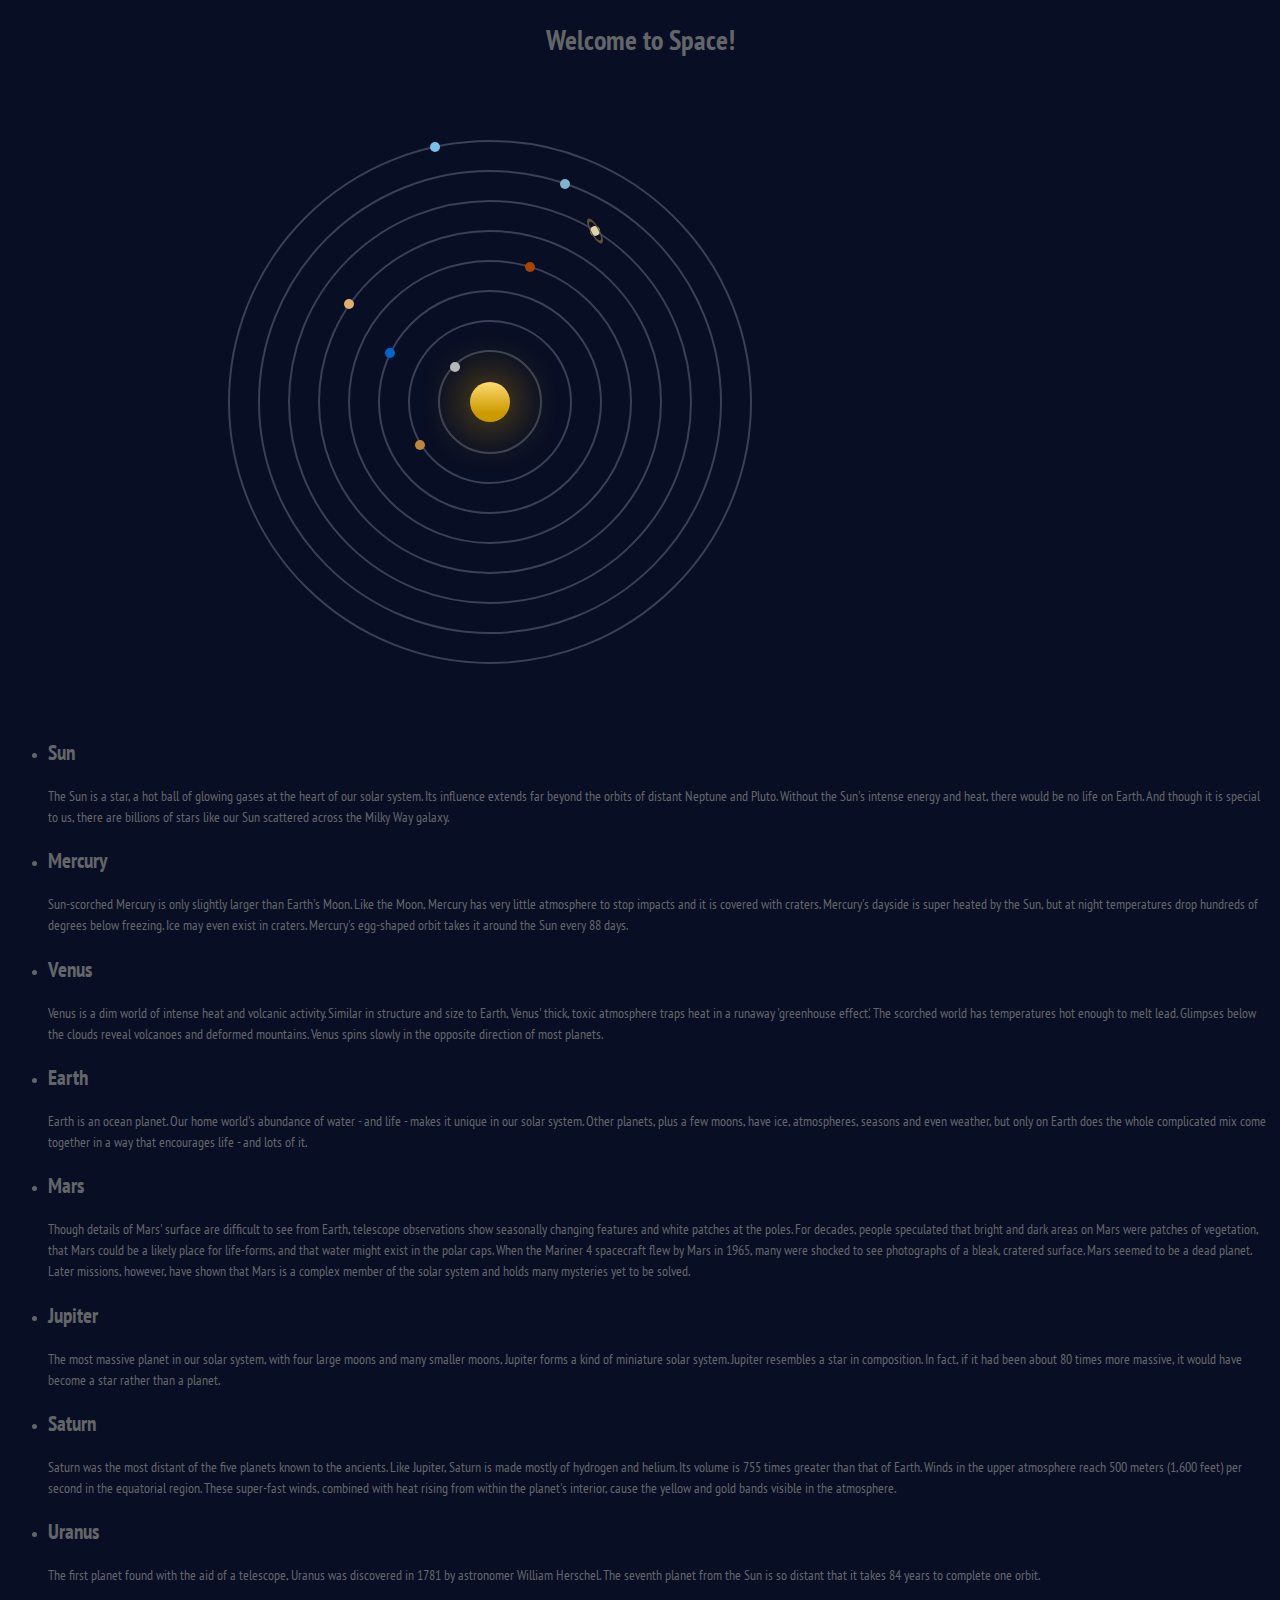
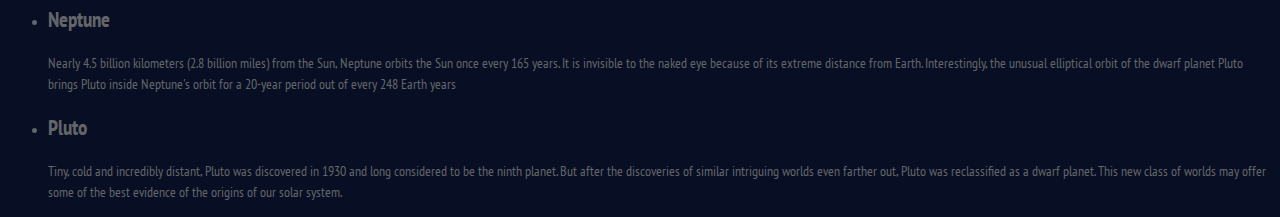
<file: index.html>
<!DOCTYPE html>
<html>
<head>
	<title>Solar System</title>
	<link rel="stylesheet" type="text/css" href="style.css">
	<h1>Welcome to Space!</h1>
	
</head>
<body a link="orange" vlink="orange">
<section class="clearfix">

	<ul class="solarsystem">
	  <li class="sun"><a href= "#sun"><span>Sun</span></a></li>
	  <li class="mercury"><a href="#Mercury"><span>Mercury</span></a></li>
	  <li class="venus"><a href="#venus"><span>Venus</span></a></li>
	  <li class="earth"><a href="#earth"><span>Earth</span></a></li>
	  <li class="mars"><a href="#mars"><span>Mars</span></a></li>
	  <li class="jupiter"><a href="#jupiter"><span>Jupiter</span></a></li>
	  <li class="saturn"><a href="#saturn"><span>Saturn &amp; <span class="ring">Ring</span></span></a></li>
	  <li class="uranus"><a href="#uranus"><span>Uranus</span></a></li>
	  <li class="neptune"><a href="#neptune"><span>Neptune</span></a></li>
	  
	</ul>
	
	<ul id="planets">
		<li>
		<h2 id="sun">Sun</h2>
		<p>The Sun is a star, a hot ball of glowing gases at the heart of our solar system. Its influence extends far beyond the orbits of distant Neptune and Pluto. Without the Sun's intense energy and heat, there would be no life on Earth. And though it is special to us, there are billions of stars like our Sun scattered across the Milky Way galaxy.</p>
		</li>
		
		<li>
		<h2 id="mercury">Mercury</h2>
		<p>Sun-scorched Mercury is only slightly larger than Earth's Moon. Like the Moon, Mercury has very little atmosphere to stop impacts and it is covered with craters. Mercury's dayside is super heated by the Sun, but at night temperatures drop hundreds of degrees below freezing. Ice may even exist in craters. Mercury's egg-shaped orbit takes it around the Sun every 88 days.</p>
		</li>
		
		<li>
		<h2 id="venus">Venus</h2>
		<p>Venus is a dim world of intense heat and volcanic activity. Similar in structure and size to Earth, Venus' thick, toxic atmosphere traps heat in a runaway 'greenhouse effect.' The scorched world has temperatures hot enough to melt lead. Glimpses below the clouds reveal volcanoes and deformed mountains. Venus spins slowly in the opposite direction of most planets.</p>
		</li>
		
		<li>
		<h2 id="earth">Earth</h2>
		<p>Earth is an ocean planet. Our home world's abundance of water - and life - makes it unique in our solar system. Other planets, plus a few moons, have ice, atmospheres, seasons and even weather, but only on Earth does the whole complicated mix come together in a way that encourages life - and lots of it.</p>
		</li>
		
		<li>
		<h2 id="mars">Mars</h2>
		<p>Though details of Mars' surface are difficult to see from Earth, telescope observations show seasonally changing features and white patches at the poles. For decades, people speculated that bright and dark areas on Mars were patches of vegetation, that Mars could be a likely place for life-forms, and that water might exist in the polar caps. When the Mariner 4 spacecraft flew by Mars in 1965, many were shocked to see photographs of a bleak, cratered surface. Mars seemed to be a dead planet. Later missions, however, have shown that Mars is a complex member of the solar system and holds many mysteries yet to be solved.</p>
		</li>
		
		<li>
		<h2 id="jupiter">Jupiter</h2>
		<p>The most massive planet in our solar system, with four large moons and many smaller moons, Jupiter forms a kind of miniature solar system. Jupiter resembles a star in composition. In fact, if it had been about 80 times more massive, it would have become a star rather than a planet.</p>
		</li>
		
		<li>
		<h2 id="saturn">Saturn</h2>
		<p>Saturn was the most distant of the five planets known to the ancients. Like Jupiter, Saturn is made mostly of hydrogen and helium. Its volume is 755 times greater than that of Earth. Winds in the upper atmosphere reach 500 meters (1,600 feet) per second in the equatorial region. These super-fast winds, combined with heat rising from within the planet's interior, cause the yellow and gold bands visible in the atmosphere.</p>
		</li>
		
		<li>
		<h2 id="uranus">Uranus</h2>
		<p>The first planet found with the aid of a telescope, Uranus was discovered in 1781 by astronomer William Herschel. The seventh planet from the Sun is so distant that it takes 84 years to complete one orbit.</p>
		</li>
		
		<li>
		<h2 id="neptune">Neptune</h2>
		<p>Nearly 4.5 billion kilometers (2.8 billion miles) from the Sun, Neptune orbits the Sun once every 165 years. It is invisible to the naked eye because of its extreme distance from Earth. Interestingly, the unusual elliptical orbit of the dwarf planet Pluto brings Pluto inside Neptune's orbit for a 20-year period out of every 248 Earth years</p>
		</li>
		
		<li>
		<h2 id="pluto">Pluto</h2>
		<p>Tiny, cold and incredibly distant, Pluto was discovered in 1930 and long considered to be the ninth planet. But after the discoveries of similar intriguing worlds even farther out, Pluto was reclassified as a dwarf planet. This new class of worlds may offer some of the best evidence of the origins of our solar system.</p>
		</li>
	</ul>
	
	</ul>
	
</section>


</body>
</html>
</file>
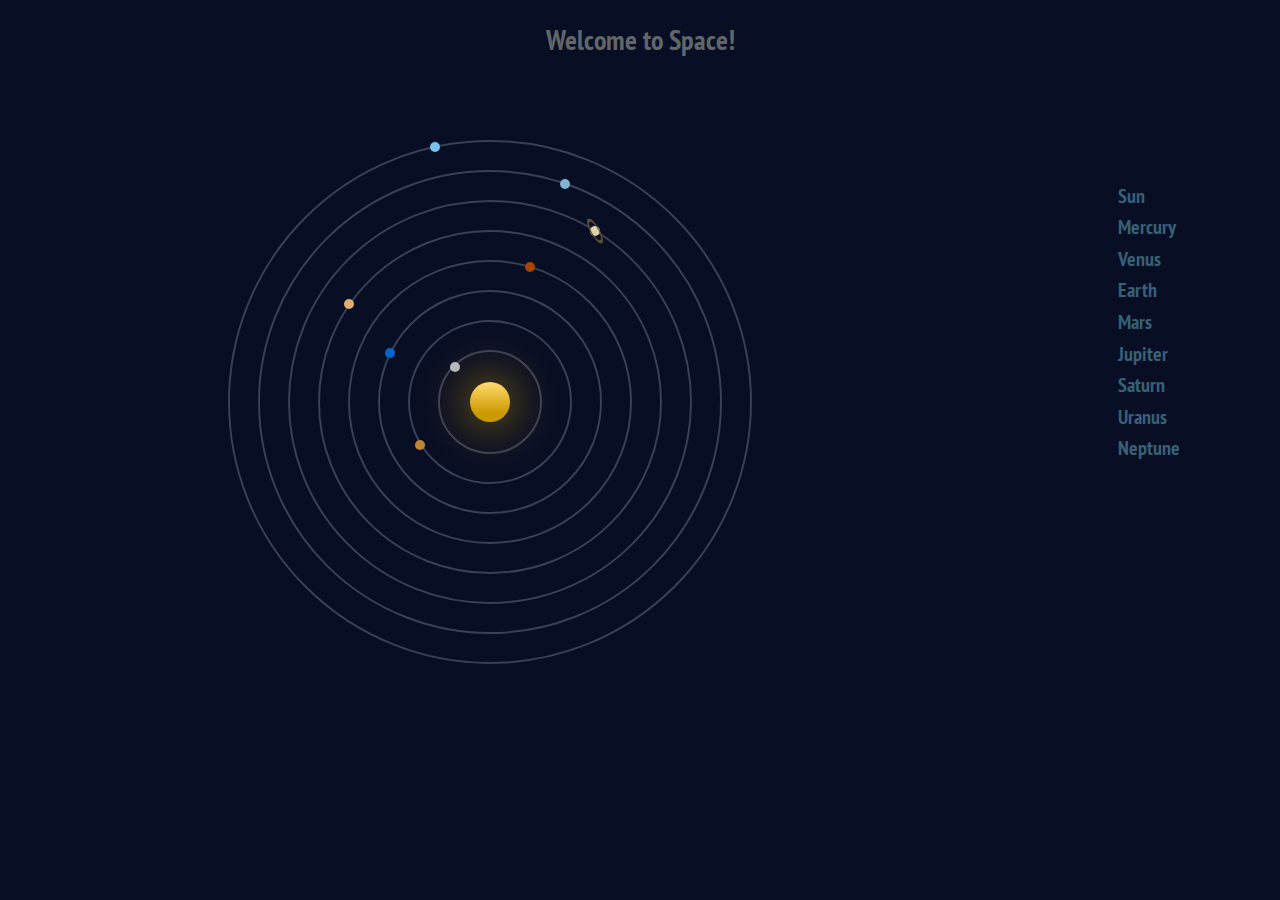
<file: Solar System.html>
<!DOCTYPE html>
<html>
<head>
	<title>Solar System</title>
	<link rel="stylesheet" type="text/css" href="style.css">
	<h1>Welcome to Space!</h1>
	
</head>
<body a link="orange" vlink="orange">
<section class="clearfix">

	<ul class="solarsystem">
	  <li class="sun"><a href= "#sun"><span>Sun</span></a></li>
	  <li class="mercury"><a href="#Mercury"><span>Mercury</span></a></li>
	  <li class="venus"><a href="#venus"><span>Venus</span></a></li>
	  <li class="earth"><a href="#earth"><span>Earth</span></a></li>
	  <li class="mars"><a href="#mars"><span>Mars</span></a></li>
	  <li class="jupiter"><a href="#jupiter"><span>Jupiter</span></a></li>
	  <li class="saturn"><a href="#saturn"><span>Saturn &amp; <span class="ring">Ring</span></span></a></li>
	  <li class="uranus"><a href="#uranus"><span>Uranus</span></a></li>
	  <li class="neptune"><a href="#neptune"><span>Neptune</span></a></li>
	  
	</ul>
	
	<ul id="Planets">
		<li> 

		<a href="sun.html" style="text-decoration: none"><h2 id="sun">Sun</h2></a>	
		
		</li>
		
		<li>
		<h2 id="mercury">Mercury</h2>
		
		</li>
		
		<li>
		<h2 id="venus">Venus</h2>
		
		</li>
		
		<li>
		<h2 id="earth">Earth</h2>
		
		</li>
		
		<li>
		<h2 id="mars">Mars</h2>
		
		</li>
		
		<li>
		<h2 id="jupiter">Jupiter</h2>
		
		</li>
		
		<li>
		<h2 id="saturn">Saturn</h2>
		
		</li>
		
		<li>
		<h2 id="uranus">Uranus</h2>
		
		</li>
		
		<li>
		<h2 id="neptune">Neptune</h2>
		
		</li>
		
	
	</ul>
	
</section>


</body>
</html>
</file>
<file: style.css>
@import url("https://fonts.googleapis.com/css?family=PT+Sans+Narrow");

h1{
    text-align: center;
    font:bold;

}
body {
    font: 14px/1.5 "PT Sans Narrow", sans-serif;
    background: #080e24 url(https://i.stack.imgur.com/Mv83H.png) repeat;
    color: #626668;
}

/* Solar System Styles */
ul.solarsystem {
    position: relative;
    height: 640px;
    list-style: none;
    -webkit-transition: all 0.09s ease-in;
    -moz-transition: all 0.09s ease-in;
    -o-transition: all 0.09s ease-in;
    transition: all 0.09s ease-in;
    overflow: hidden;
}
ul.solarsystem li {
    text-indent: -9999px;
    display: block;
    position: absolute;
    border: 2px solid #394057;
/*    opacity: 0.7;*/
}
ul.solarsystem li span {
    display: block;
    position: absolute;
    width: 10px;
    height: 10px;
    -webkit-border-radius: 5px;
    -moz-border-radius: 5px;
    border-radius: 5px;
}

ul.solarsystem li.active.sun,
ul.solarsystem li.active span {
    -webkit-transform: scale(1.3);
    -moz-transform: scale(1.3);
    -o-transform: scale(1.3);
    transform: scale(1.3);
}
ul.solarsystem li.active.sun span,
ul.solarsystem li.active.earth  {
    border: none;
    -webkit-box-shadow: none;
    -moz-box-shadow: none;
    box-shadow: none;
}
ul.solarsystem li.sun {
    width: 40px;
    height: 40px;
    -webkit-border-radius: 20px;
    -moz-border-radius: 20px;
    border-radius: 20px;
    background: #fc3;
    background-image: -webkit-gradient(
        linear,
        left bottom,
        left top,
        color-stop(0.22, rgb(204,153,0)),
        color-stop(1, rgb(255,219,112))
    );
    background-image: -moz-linear-gradient(
        center bottom,
        rgb(204,153,0) 22%,
        rgb(255,219,112) 100%
    );
    top: 302px;
    left: 462px;
    border: none;
    -webkit-box-shadow: 0 0 50px #c90;
    -moz-box-shadow: 0 0 50px #c90;
    box-shadow: 0 0 50px #c90;
    z-index: 100;
    -webkit-transition: all 0.2s ease-in;
    -moz-transition: all 0.2s ease-in;
    -o-transition: all 0.2s ease-in;
    transition: all 0.2s ease-in;
}
ul.solarsystem li.sun span {
    width: 60px;
    height: 60px;
    -webkit-border-radius: 30px;
    -moz-border-radius: 30px;
    border-radius: 30px;   
}
ul.solarsystem li.mercury {
    width: 100px;
    height: 100px;
    -webkit-border-radius: 52px;
    -moz-border-radius: 52px;
    border-radius: 52px;
    top: 270px;
    left: 430px;
    z-index: 99;
}
ul.solarsystem li.mercury span {
    background: #b6bac5;
    top: 10px;
    left: 10px;
}
ul.solarsystem li.venus {
    width: 160px;
    height: 160px;
    -webkit-border-radius: 82px;
    -moz-border-radius: 82px;
    border-radius: 82px;
    top: 240px;
    left: 400px;
    z-index: 98;
}
ul.solarsystem li.venus span {
    background: #bf8639;
    top: 118px;
    left: 5px;
}
ul.solarsystem li.earth {
    width: 220px;
    height: 220px;
    -webkit-border-radius: 112px;
    -moz-border-radius: 112px;
    border-radius: 112px;
    top: 210px;
    left: 370px;
    z-index: 97;
}
ul.solarsystem li.earth span {
    background: #06c;
    top: 56px;
    left: 5px;
}

ul.solarsystem li.mars {
    width: 280px;
    height: 280px;
    -webkit-border-radius: 142px;
    -moz-border-radius: 142px;
    border-radius: 142px;
    top: 180px;
    left: 340px;
    z-index: 96;
}
ul.solarsystem li.mars span {
    background: #aa4200;
    top: 0px;
    left: 175px;
}
ul.solarsystem li.jupiter {
    width: 340px;
    height: 340px;
    -webkit-border-radius: 172px;
    -moz-border-radius: 172px;
    border-radius: 172px;
    top: 150px;
    left: 310px;
    z-index: 95;
}
ul.solarsystem li.jupiter span {
    background: #e0ae6f;
    top: 67px;
    left: 24px;
}
ul.solarsystem li.saturn {
    width: 400px;
    height: 400px;
    -webkit-border-radius: 202px;
    -moz-border-radius: 202px;
    border-radius: 202px;
    top: 120px;
    left: 280px;
    z-index: 94;
}
ul.solarsystem li.saturn span {
    background: #dfd3a9;
    top: 24px;
    left: 300px;
}
ul.solarsystem li.saturn span.ring {
    width: 12px;
    height: 12px;
    -webkit-border-radius: 8px;
    -moz-border-radius: 8px;
    border-radius: 8px;
    background: none;
    border: 2px solid #5a4e34;
    left: -3px;
    top: -3px;
    -webkit-transform: skewY(50deg);
    -moz-transform: skewY(50deg);
    -o-transform: skewY(50deg);
    transform: skewY(50deg);
}
ul.solarsystem li.uranus {
    width: 460px;
    height: 460px;
    -webkit-border-radius: 232px;
    -moz-border-radius: 232px;
    border-radius: 232px;
    top: 90px;
    left: 250px;
    z-index: 93;
}
ul.solarsystem li.uranus span {
    background: #82b3d1;
    top: 7px;
    left: 300px;
}
ul.solarsystem li.neptune {
    width: 520px;
    height: 520px;
    -webkit-border-radius: 262px;
    -moz-border-radius: 262px;
    border-radius: 262px;
    top: 60px;
    left: 220px;
    z-index: 92;
}
ul.solarsystem li.neptune span {
    background: #77c2ec;
    top: 0px;
    left: 200px;
}
ul#Planets{
    position: absolute;
    top: 150px;
    right: 100px;
    list-style: none;
}
ul#Planets h2 {
    cursor: pointer;
    color: #386077;
    -webkit-transition: all 0.15s ease-in;
    -moz-transition: all 0.15s ease-in;
    -o-transition: all 0.15s ease-in;
    transition: all 0.15s ease-in;
    font-size: 20px;
    position: relative;
    z-index: 101;
    -webkit-transform: scale(1);
    -moz-transform: scale(1);
    -o-transform: scale(1);
    transform: scale(1);
  margin-bottom: -15px;
}
ul#Planets h2:hover {
   color: #aa4200; 
    -webkit-transform: scale(1.08);
    -moz-transform: scale(1.08);
    -o-transform: scale(1.08);
    transform: scale(1.08);
}
ul#Planets li p {
    position: absolute;
    left: -250px;
    top: 0;
    width: 200px;
    display: inline;
    opacity: 0;
    visibility: hidden;
    font-size: 13px;
    -webkit-border-radius: 5px;
    -moz-border-radius: 5px;
    border-radius: 5px;
    -webkit-transition: all 0.3s ease-in;
    -moz-transition: all 0.3s ease-in;
    -o-transition: all 0.3s ease-in;
    transition: all 0.3s ease-in;
    background: #0f132c;
    padding: 30px;
    color: #767892;
    line-height: 1.7;
    z-index: 100;
    border: 1px solid #1c203c;
}
ul#Planets h2:hover+p {
    visibility: visible;
    opacity: 0.9;
    left: -280px;
}

/* CSS3 Animations */
ul.solarsystem li {
    -webkit-animation-iteration-count:infinite;
    -webkit-animation-timing-function:linear;
    -webkit-animation-name:orbit;
    
    -moz-animation-iteration-count:infinite;
    -moz-animation-timing-function:linear;
    -moz-animation-name:orbit;
}
ul.solarsystem li.earth span {
    -webkit-animation-iteration-count:infinite;
    -webkit-animation-timing-function:linear;
    
    
    -moz-animation-iteration-count:infinite;
    -moz-animation-timing-function:linear;
    
}
ul.solarsystem li.mercury {-webkit-animation-duration:5s; -moz-animation-duration:5s;}
ul.solarsystem li.venus {-webkit-animation-duration:8s; -moz-animation-duration:8s;}
ul.solarsystem li.earth {-webkit-animation-duration:12s; -moz-animation-duration:12s;}
ul.solarsystem li.earth span {-webkit-animation-duration:2s; -moz-animation-duration:2s;}
ul.solarsystem li.mars {-webkit-animation-duration:20s; -moz-animation-duration:20s;}
ul.solarsystem li.jupiter {-webkit-animation-duration:30s; -moz-animation-duration:30s;}
ul.solarsystem li.saturn {-webkit-animation-duration:60s; -moz-animation-duration:60s;}
ul.solarsystem li.uranus {-webkit-animation-duration:70s; -moz-animation-duration:70s;}
ul.solarsystem li.neptune {-webkit-animation-duration:100s; -moz-animation-duration:100s;}


@-webkit-keyframes orbit { from { -webkit-transform:rotate(0deg) } to { -webkit-transform:rotate(360deg) } }


@-moz-keyframes orbit { from { -moz-transform:rotate(0deg) } to { -moz-transform:rotate(360deg) } }


/*ul.solarsystem:hover li {-webkit-animation-play-state: paused;} */
</file>
